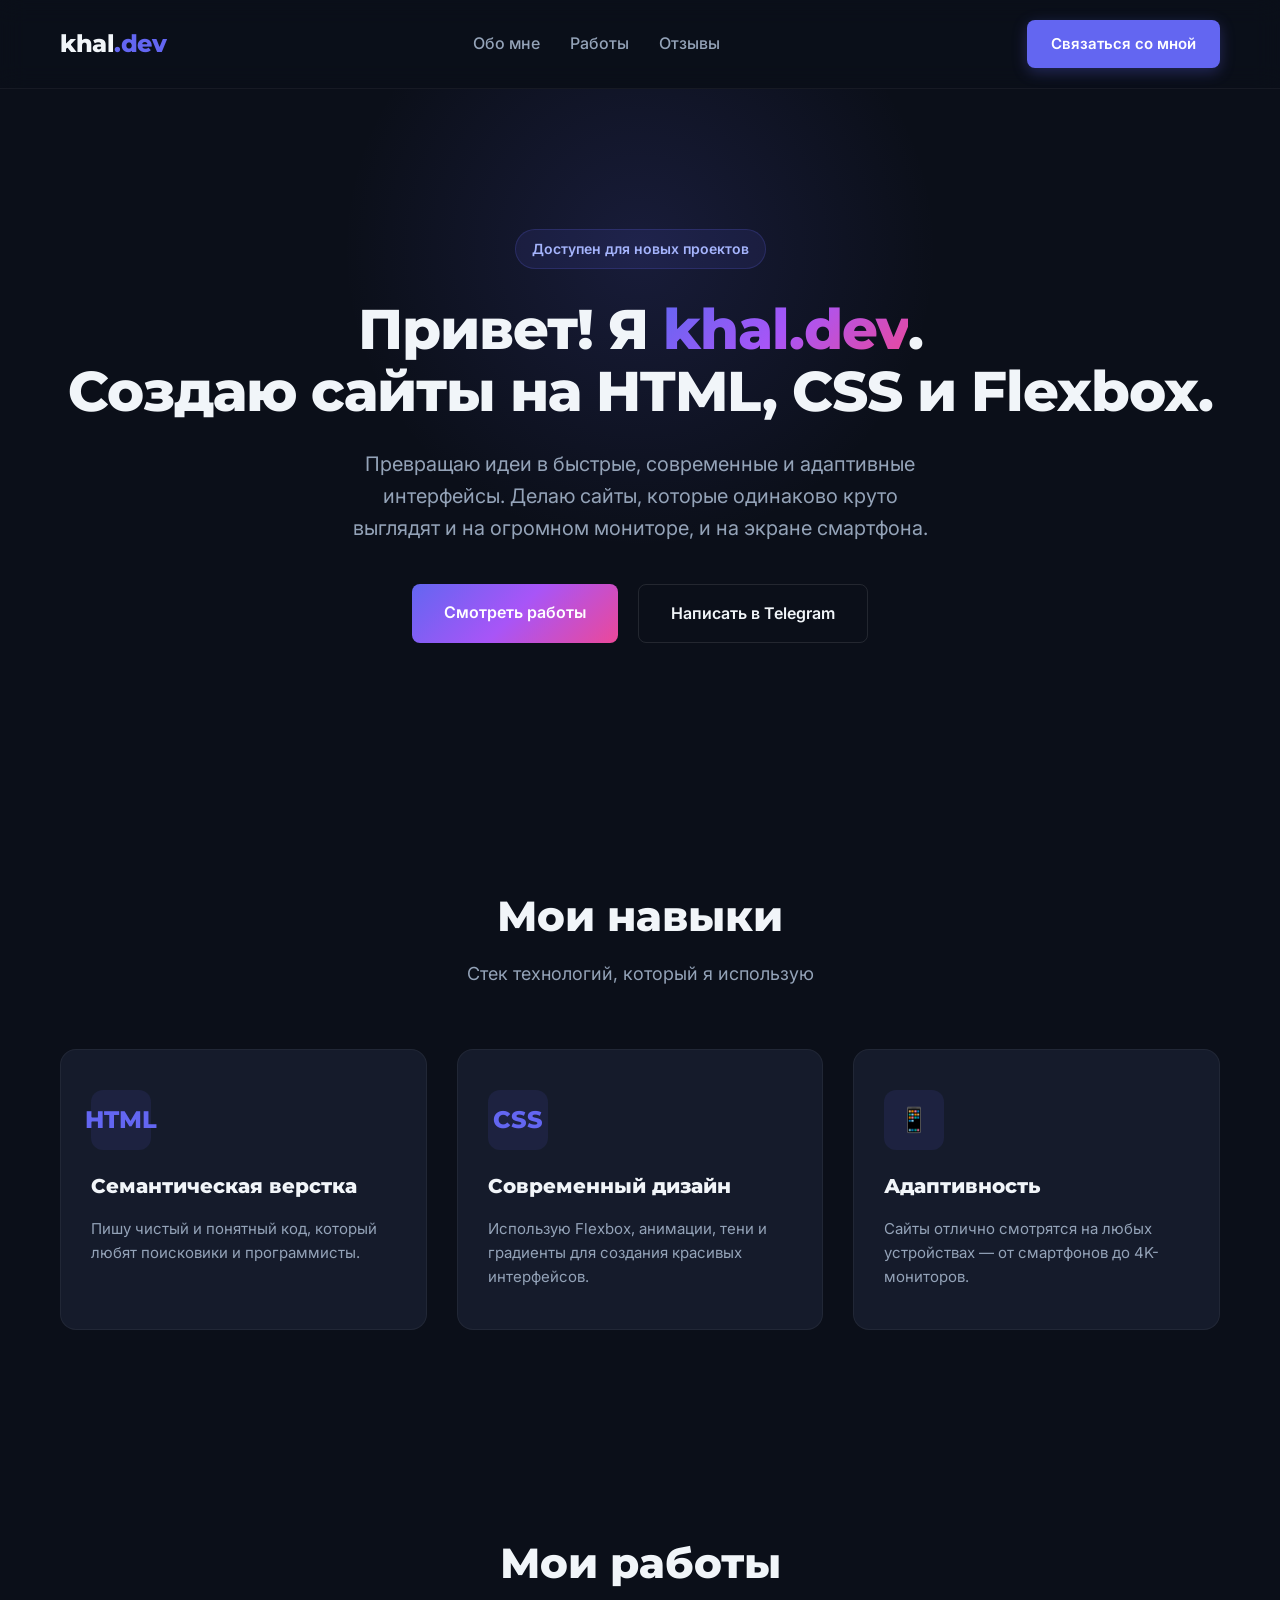
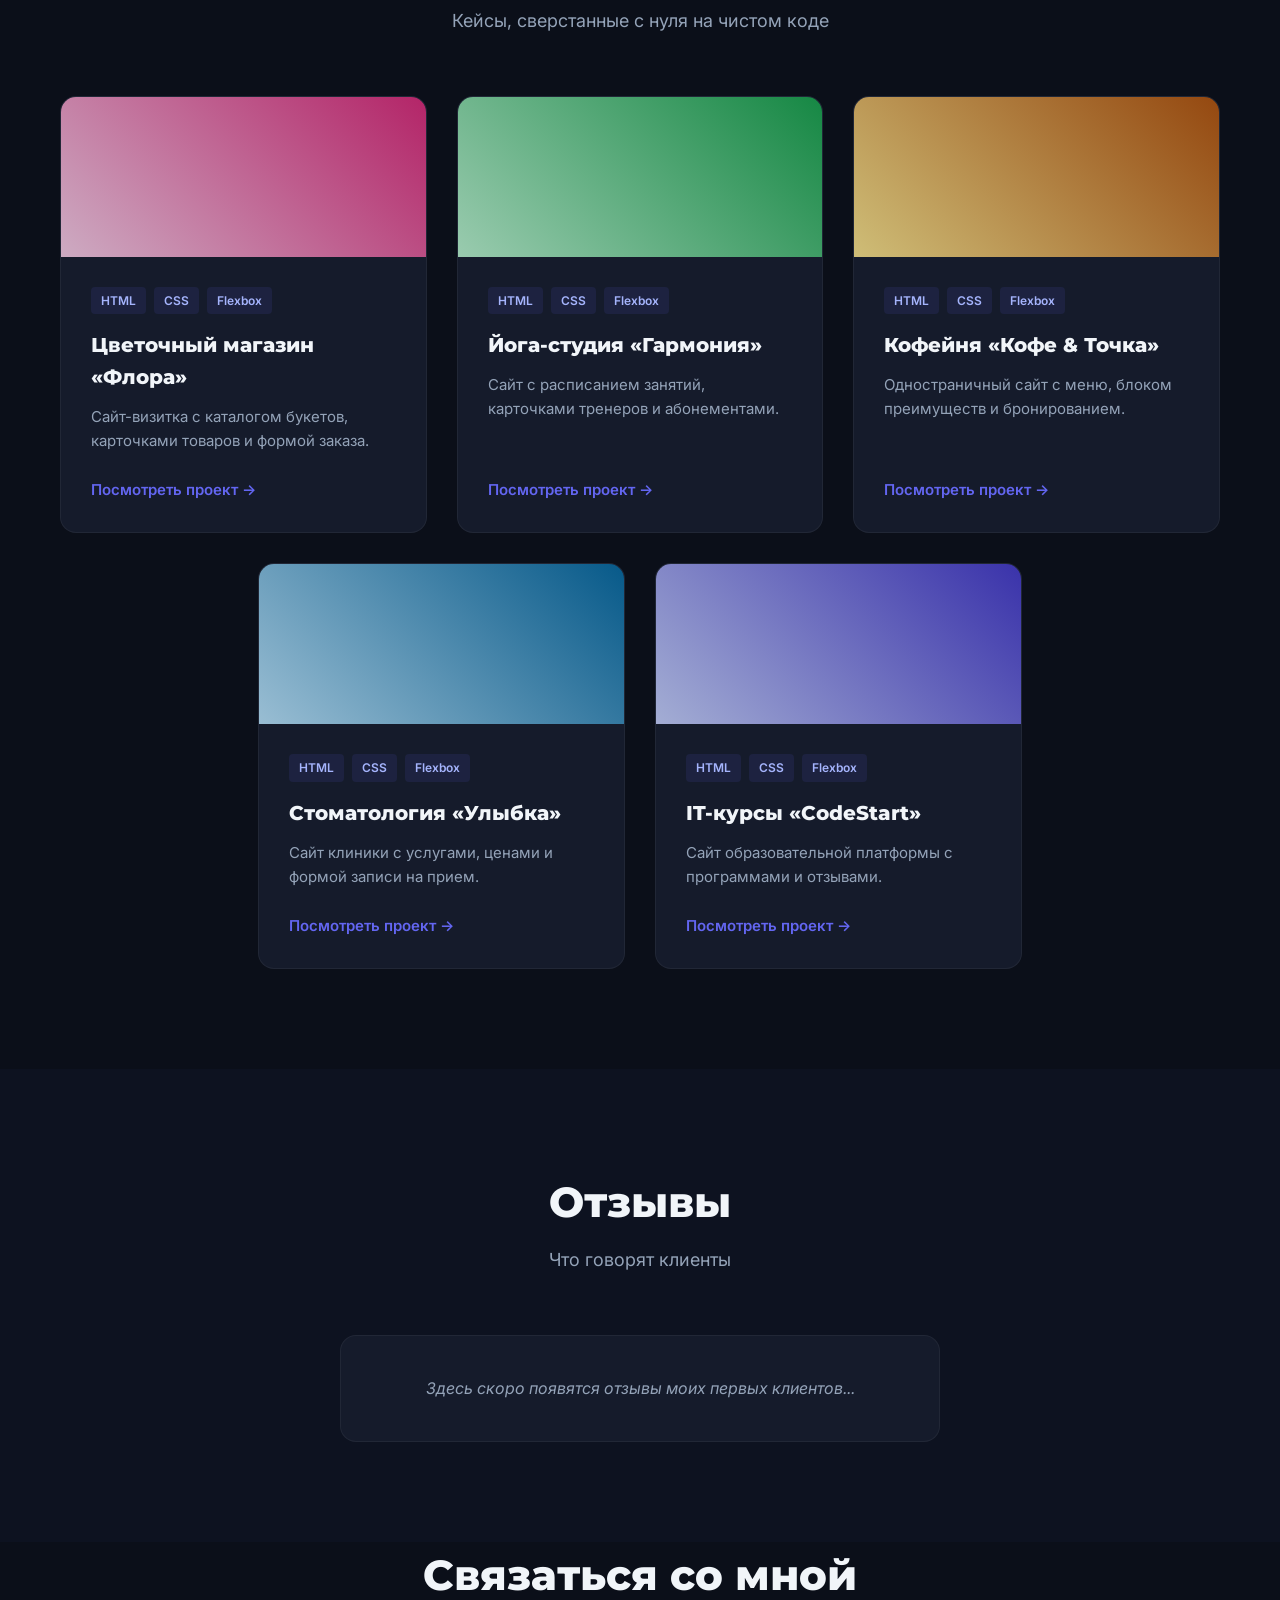
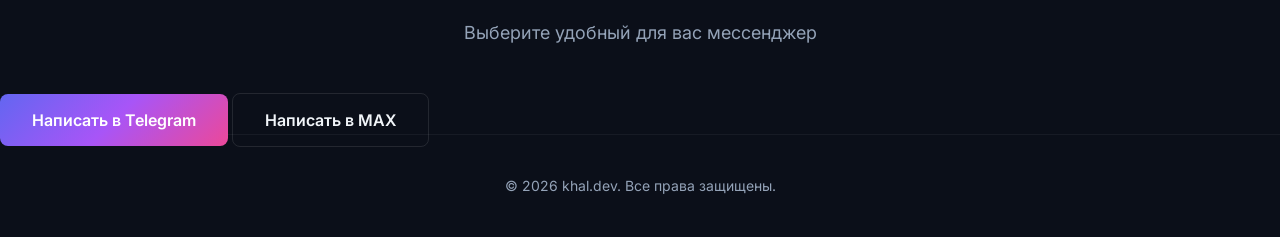
<file: index.html>
<!DOCTYPE html>
<html lang="ru">
<head>
    <meta charset="UTF-8">
    <meta name="viewport" content="width=device-width, initial-scale=1.0">
    <title>khal.dev | Web Developer</title>
    <link rel="preconnect" href="https://fonts.googleapis.com">
    <link rel="preconnect" href="https://fonts.gstatic.com" crossorigin>
    <link href="https://fonts.googleapis.com/css2?family=Montserrat:wght@400;600;800&family=Inter:wght@400;500&display=swap" rel="stylesheet">
    <link rel="stylesheet" href="style.css">
</head>
<body>

    <header class="site-header">
        <div class="header-container">
            <div class="logo">khal<span>.dev</span></div>
            <nav class="header-nav">
                <a href="#about">Обо мне</a>
                <a href="#works">Работы</a>
                <a href="#reviews">Отзывы</a>
            </nav>
            <a href="#my-contacts" class="btn-header">Связаться со мной</a>
        </div>
    </header>

    <main>
        <section class="hero-section">
            <div class="hero-glow"></div>
            <div class="hero-content">
                <div class="badge">Доступен для новых проектов</div>
                <h1>Привет! Я <span class="gradient-text">khal.dev</span>.<br>Создаю сайты на HTML, CSS и Flexbox.</h1>
                <p>Превращаю идеи в быстрые, современные и адаптивные интерфейсы. Делаю сайты, которые одинаково круто выглядят и на огромном мониторе, и на экране смартфона.</p>
                <div class="hero-actions">
                    <a href="#works" class="btn-primary">Смотреть работы</a>
                    <a href="https://t.me/nesterFarelly" class="btn-secondary" target="_blank">Написать в Telegram</a>
                </div>
            </div>
        </section>

        <section class="skills" id="about">
            <div class="section-header">
                <h2>Мои навыки</h2>
                <p>Стек технологий, который я использую</p>
            </div>
            <div class="skills-grid">
                <div class="skill-card">
                    <div class="skill-icon">HTML</div>
                    <h3>Семантическая верстка</h3>
                    <p>Пишу чистый и понятный код, который любят поисковики и программисты.</p>
                </div>
                <div class="skill-card">
                    <div class="skill-icon">CSS</div>
                    <h3>Современный дизайн</h3>
                    <p>Использую Flexbox, анимации, тени и градиенты для создания красивых интерфейсов.</p>
                </div>
                <div class="skill-card">
                    <div class="skill-icon">📱</div>
                    <h3>Адаптивность</h3>
                    <p>Сайты отлично смотрятся на любых устройствах — от смартфонов до 4K-мониторов.</p>
                </div>
            </div>
        </section>

        <section class="portfolio" id="works">
            <div class="section-header">
                <h2>Мои работы</h2>
                <p>Кейсы, сверстанные с нуля на чистом коде</p>
            </div>
            
            <div class="portfolio-grid">
                <div class="portfolio-card">
                    <div class="card-image-wrapper">
                        <div class="card-gradient bg-flora"></div>
                    </div>
                    <div class="card-content">
                        <div class="card-tags"><span>HTML</span><span>CSS</span><span>Flexbox</span></div>
                        <h3>Цветочный магазин «Флора»</h3>
                        <p>Сайт-визитка с каталогом букетов, карточками товаров и формой заказа.</p>
                        <a href="https://insafhalilov0-lab.github.io/flora-shop/" target="_blank" class="btn-view">Посмотреть проект →</a>
                    </div>
                </div>

                <div class="portfolio-card">
                    <div class="card-image-wrapper">
                        <div class="card-gradient bg-yoga"></div>
                    </div>
                    <div class="card-content">
                        <div class="card-tags"><span>HTML</span><span>CSS</span><span>Flexbox</span></div>
                        <h3>Йога-студия «Гармония»</h3>
                        <p>Сайт с расписанием занятий, карточками тренеров и абонементами.</p>
                        <a href="https://insafhalilov0-lab.github.io/yoga-studio/" target="_blank" class="btn-view">Посмотреть проект →</a>
                    </div>
                </div>

                <div class="portfolio-card">
                    <div class="card-image-wrapper">
                        <div class="card-gradient bg-coffee"></div>
                    </div>
                    <div class="card-content">
                        <div class="card-tags"><span>HTML</span><span>CSS</span><span>Flexbox</span></div>
                        <h3>Кофейня «Кофе & Точка»</h3>
                        <p>Одностраничный сайт с меню, блоком преимуществ и бронированием.</p>
                        <a href="https://insafhalilov0-lab.github.io/coffee-shop/" target="_blank" class="btn-view">Посмотреть проект →</a>
                    </div>
                </div>

                <div class="portfolio-card">
                    <div class="card-image-wrapper">
                        <div class="card-gradient bg-dent"></div>
                    </div>
                    <div class="card-content">
                        <div class="card-tags"><span>HTML</span><span>CSS</span><span>Flexbox</span></div>
                        <h3>Стоматология «Улыбка»</h3>
                        <p>Сайт клиники с услугами, ценами и формой записи на прием.</p>
                        <a href="https://insafhalilov0-lab.github.io/dentistry/" target="_blank" class="btn-view">Посмотреть проект →</a>
                    </div>
                </div>

                <div class="portfolio-card">
                    <div class="card-image-wrapper">
                        <div class="card-gradient bg-it"></div>
                    </div>
                    <div class="card-content">
                        <div class="card-tags"><span>HTML</span><span>CSS</span><span>Flexbox</span></div>
                        <h3>IT-курсы «CodeStart»</h3>
                        <p>Сайт образовательной платформы с программами и отзывами.</p>
                        <a href="https://insafhalilov0-lab.github.io/it-courses/" target="_blank" class="btn-view">Посмотреть проект →</a>
                    </div>
                </div>
            </div>
        </section>

        <section class="reviews" id="reviews">
            <div class="section-header">
                <h2>Отзывы</h2>
                <p>Что говорят клиенты</p>
            </div>
            <div class="review-card">
                <p>Здесь скоро появятся отзывы моих первых клиентов...</p>
            </div>
        </section>

        <section class="contact-section" id="my-contacts">
            <div class="section-header">
                <h2>Связаться со мной</h2>
                <p>Выберите удобный для вас мессенджер</p>
            </div>
            <div class="contact-buttons">
                <a href="https://t.me/nesterFarelly" class="btn-primary contact-btn" target="_blank">Написать в Telegram</a>
                <a href="https://max.ru/u/f9LHodD0cOJeC29X3PhW9Z70_K93D2xXwatgF7Zvk80eNcvxmUSExS23MFo" class="btn-secondary contact-btn" target="_blank">Написать в MAX</a>
            </div>
        </section>

    </main>

    <footer class="footer">
        <p>© 2026 khal.dev. Все права защищены.</p>
    </footer>

</body>
</html>
</file>
<file: style.css>
* {
    margin: 0;
    padding: 0;
    box-sizing: border-box;
}

:root {
    --bg-color: #0b0f19;
    --card-bg: #151b2b;
    --text-main: #f1f5f9;
    --text-muted: #94a3b8;
    --accent: #6366f1;
    --accent-hover: #4f46e5;
    --gradient: linear-gradient(135deg, #6366f1, #a855f7, #ec4899);
}

body {
    background-color: var(--bg-color);
    color: var(--text-main);
    font-family: 'Inter', sans-serif;
    line-height: 1.6;
    overflow-x: hidden;
}

h1, h2, h3, .logo {
    font-family: 'Montserrat', sans-serif;
    font-weight: 800;
}

.site-header {
    background-color: rgba(11, 15, 25, 0.8);
    backdrop-filter: blur(12px);
    position: sticky;
    top: 0;
    z-index: 100;
    border-bottom: 1px solid rgba(255, 255, 255, 0.05);
}

.header-container {
    display: flex;
    justify-content: space-between;
    align-items: center;
    max-width: 1200px;
    margin: 0 auto;
    padding: 20px;
}

.logo {
    font-size: 24px;
    letter-spacing: -0.5px;
}
.logo span {
    color: var(--accent);
}

.header-nav {
    display: flex;
    gap: 30px;
}
.header-nav a {
    color: var(--text-muted);
    text-decoration: none;
    font-weight: 500;
    transition: color 0.3s;
}
.header-nav a:hover {
    color: var(--text-main);
}

.btn-header {
    background-color: var(--accent);
    color: #fff;
    text-decoration: none;
    padding: 12px 24px;
    border-radius: 8px;
    font-weight: 600;
    font-size: 15px;
    transition: all 0.3s ease;
    box-shadow: 0 4px 15px rgba(99, 102, 241, 0.3);
}
.btn-header:hover {
    background-color: var(--accent-hover);
    transform: translateY(-2px);
    box-shadow: 0 6px 20px rgba(99, 102, 241, 0.5);
}

.hero-section {
    position: relative;
    padding: 140px 20px;
    text-align: center;
    overflow: hidden;
}

.hero-glow {
    position: absolute;
    top: -20%;
    left: 50%;
    transform: translateX(-50%);
    width: 600px;
    height: 600px;
    background: radial-gradient(circle, rgba(99,102,241,0.15) 0%, rgba(11,15,25,0) 70%);
    z-index: -1;
}

.badge {
    display: inline-block;
    background: rgba(99, 102, 241, 0.1);
    color: #a5b4fc;
    padding: 8px 16px;
    border-radius: 50px;
    font-size: 14px;
    font-weight: 600;
    margin-bottom: 30px;
    border: 1px solid rgba(99, 102, 241, 0.2);
}

.hero-content h1 {
    font-size: 56px;
    line-height: 1.1;
    margin-bottom: 25px;
    letter-spacing: -1px;
}

.gradient-text {
    background: var(--gradient);
    -webkit-background-clip: text;
    -webkit-text-fill-color: transparent;
}

.hero-content p {
    font-size: 20px;
    color: var(--text-muted);
    max-width: 600px;
    margin: 0 auto 40px;
}

.hero-actions {
    display: flex;
    justify-content: center;
    gap: 20px;
}

.btn-primary {
    background: var(--gradient);
    color: #fff;
    text-decoration: none;
    padding: 16px 32px;
    border-radius: 8px;
    font-weight: 600;
    font-size: 16px;
    transition: opacity 0.3s;
}
.btn-primary:hover {
    opacity: 0.9;
}

.btn-secondary {
    background: transparent;
    color: var(--text-main);
    text-decoration: none;
    padding: 16px 32px;
    border-radius: 8px;
    font-weight: 600;
    border: 1px solid rgba(255,255,255,0.1);
    transition: background 0.3s;
}
.btn-secondary:hover {
    background: rgba(255,255,255,0.05);
}

/* НОВЫЙ БЛОК НАВЫКОВ */
.skills {
    padding: 100px 20px;
    max-width: 1200px;
    margin: 0 auto;
}
.skills-grid {
    display: flex;
    gap: 30px;
    justify-content: center;
    margin-top: 50px;
}
.skill-card {
    background: var(--card-bg);
    padding: 40px 30px;
    border-radius: 16px;
    width: calc(33.333% - 20px);
    border: 1px solid rgba(255,255,255,0.05);
    transition: transform 0.3s, border-color 0.3s;
}
.skill-card:hover {
    transform: translateY(-5px);
    border-color: var(--accent);
}
.skill-icon {
    font-family: 'Montserrat', sans-serif;
    font-size: 24px;
    font-weight: 800;
    color: var(--accent);
    margin-bottom: 20px;
    background: rgba(99, 102, 241, 0.1);
    width: 60px;
    height: 60px;
    display: flex;
    align-items: center;
    justify-content: center;
    border-radius: 12px;
}
.skill-card h3 {
    font-size: 20px;
    margin-bottom: 15px;
}
.skill-card p {
    color: var(--text-muted);
    font-size: 15px;
}

.portfolio {
    padding: 100px 20px;
    max-width: 1200px;
    margin: 0 auto;
}

.section-header {
    text-align: center;
    margin-bottom: 60px;
}
.section-header h2 {
    font-size: 42px;
    margin-bottom: 10px;
}
.section-header p {
    color: var(--text-muted);
    font-size: 18px;
}

.portfolio-grid {
    display: flex;
    flex-wrap: wrap;
    gap: 30px;
    justify-content: center;
}

.portfolio-card {
    background: var(--card-bg);
    border-radius: 16px;
    width: calc(33.333% - 20px);
    border: 1px solid rgba(255,255,255,0.05);
    transition: transform 0.4s ease, border-color 0.4s, box-shadow 0.4s;
    overflow: hidden;
    display: flex;
    flex-direction: column;
}

.portfolio-card:hover {
    transform: translateY(-10px);
    border-color: rgba(99, 102, 241, 0.4);
    box-shadow: 0 20px 40px rgba(0,0,0,0.4);
}

.card-image-wrapper {
    height: 160px;
    width: 100%;
    position: relative;
    overflow: hidden;
}
.card-gradient {
    width: 100%;
    height: 100%;
    opacity: 0.8;
    transition: transform 0.5s;
}
.portfolio-card:hover .card-gradient {
    transform: scale(1.1);
}
.bg-flora { background: linear-gradient(45deg, #fbcfe8, #db2777); }
.bg-yoga { background: linear-gradient(45deg, #bbf7d0, #16a34a); }
.bg-coffee { background: linear-gradient(45deg, #fde68a, #b45309); }
.bg-dent { background: linear-gradient(45deg, #bae6fd, #0369a1); }
.bg-it { background: linear-gradient(45deg, #c7d2fe, #4338ca); }

.card-content {
    padding: 30px;
    display: flex;
    flex-direction: column;
    flex-grow: 1;
}

.card-tags {
    display: flex;
    gap: 8px;
    margin-bottom: 15px;
}
.card-tags span {
    font-size: 12px;
    color: #a5b4fc;
    background: rgba(99, 102, 241, 0.1);
    padding: 4px 10px;
    border-radius: 4px;
    font-weight: 600;
}

.portfolio-card h3 {
    font-size: 20px;
    margin-bottom: 12px;
}
.portfolio-card p {
    color: var(--text-muted);
    font-size: 15px;
    margin-bottom: 25px;
    flex-grow: 1;
}

.btn-view {
    color: var(--accent);
    text-decoration: none;
    font-weight: 600;
    font-size: 15px;
    transition: color 0.3s;
    display: inline-block;
}
.btn-view:hover {
    color: #fff;
}

.reviews {
    padding: 100px 20px;
    background: #0d1220;
}
.review-card {
    max-width: 600px;
    margin: 0 auto;
    background: var(--card-bg);
    padding: 40px;
    border-radius: 16px;
    text-align: center;
    color: var(--text-muted);
    border: 1px solid rgba(255,255,255,0.05);
    font-style: italic;
}

.footer {
    text-align: center;
    padding: 40px;
    color: var(--text-muted);
    font-size: 14px;
    border-top: 1px solid rgba(255,255,255,0.05);
}

@media (max-width: 1024px) {
    .portfolio-card, .skill-card { width: calc(50% - 15px); }
    .hero-content h1 { font-size: 46px; }
}

@media (max-width: 768px) {
    .header-nav { display: none; }
    .hero-content h1 { font-size: 36px; }
    .hero-actions { flex-direction: column; }
    .portfolio-card, .skill-card { width: 100%; }
    .header-container { flex-direction: row; justify-content: space-between; }
}
</file>
